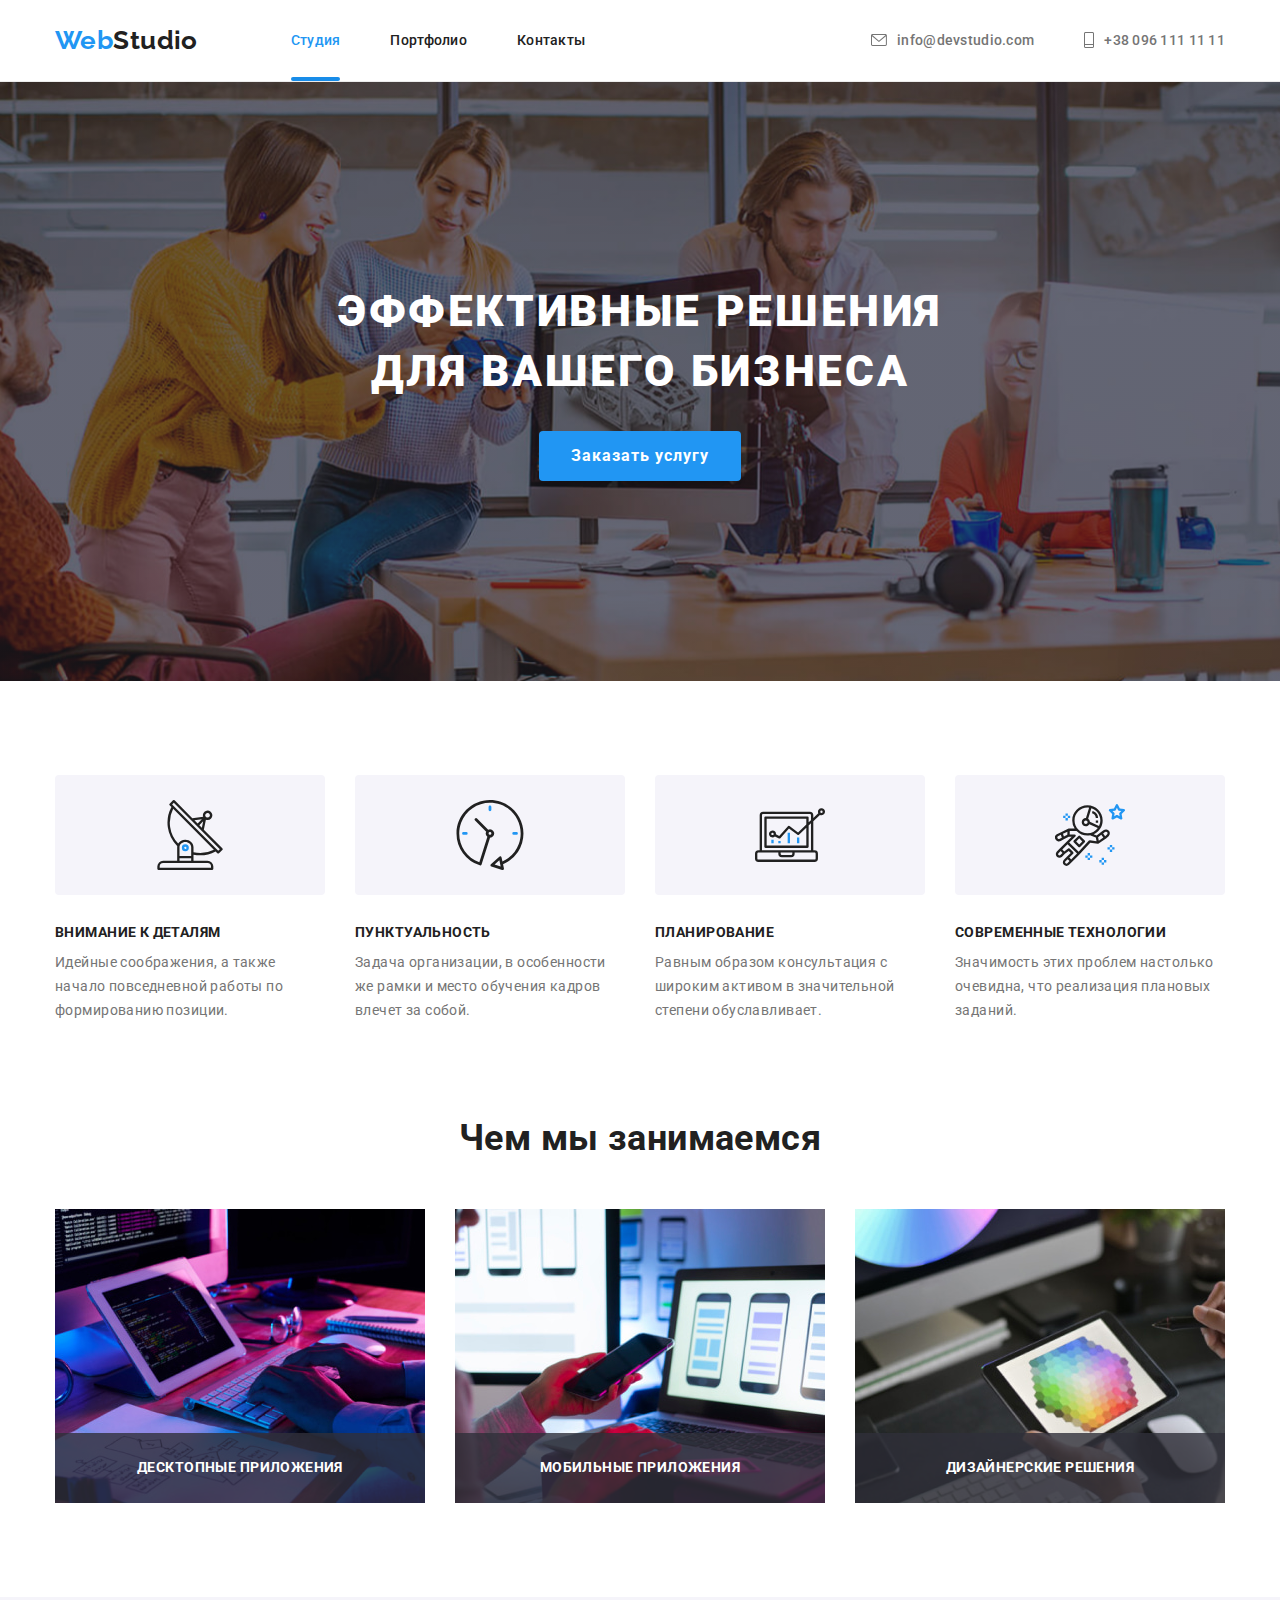
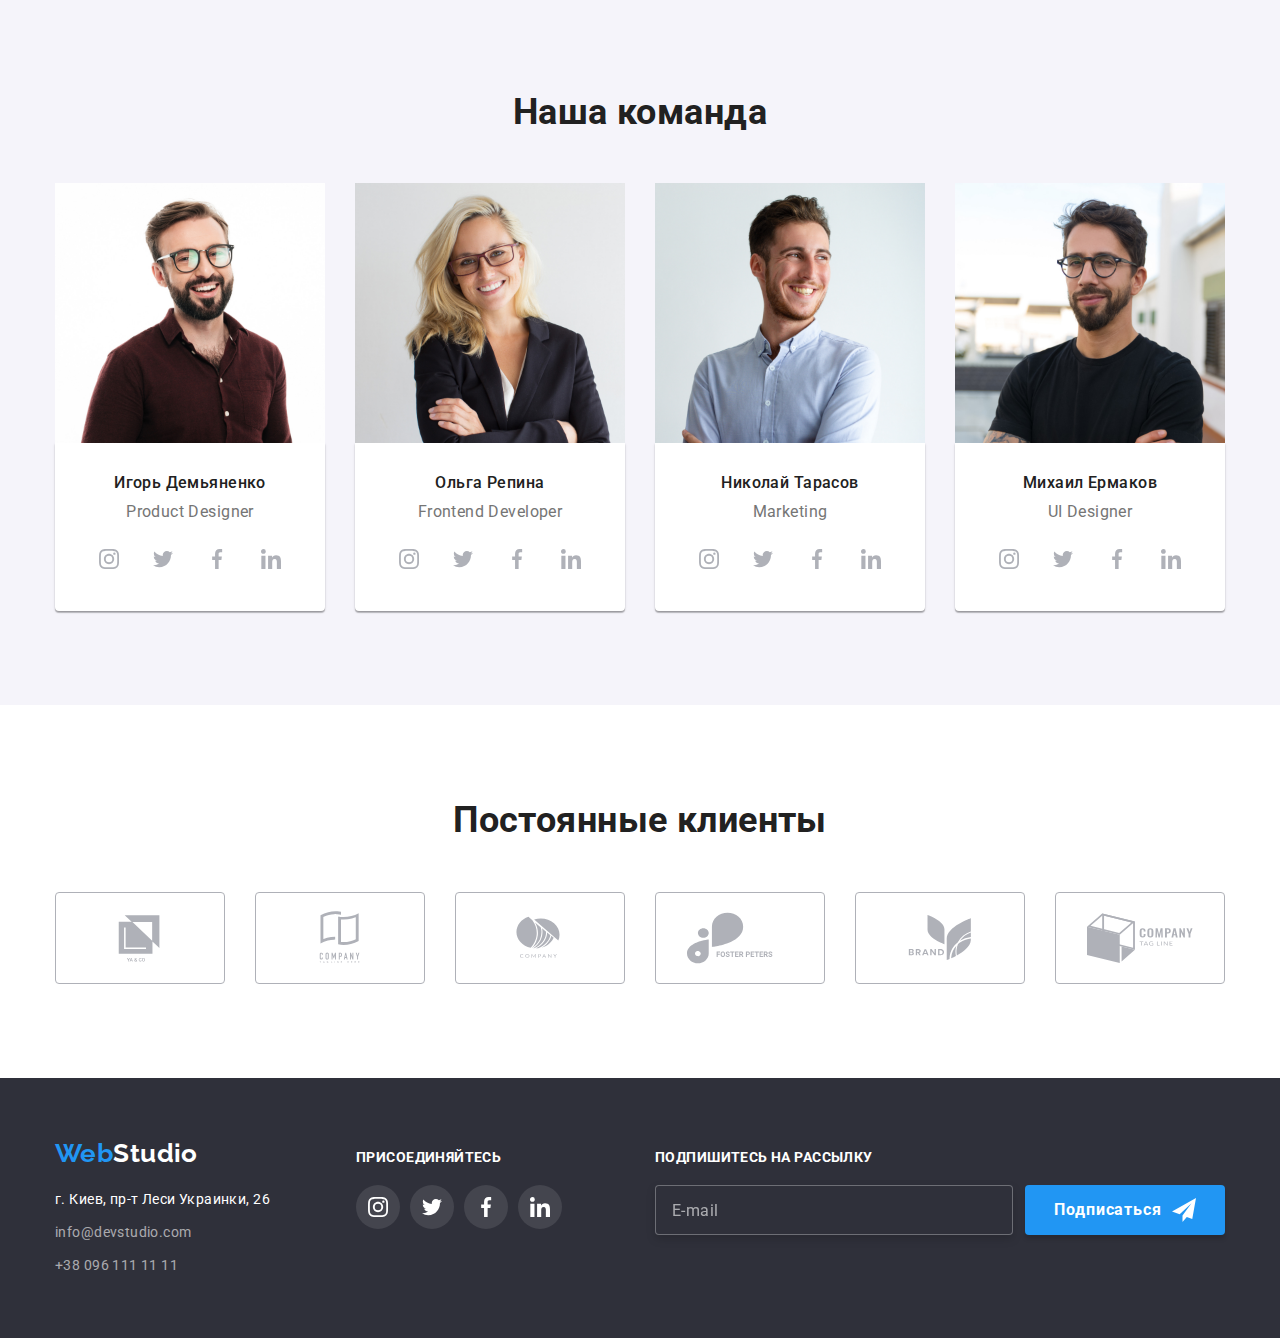
<file: index.html>
<!DOCTYPE html>
<html lang="ru">
  <head>
    <meta charset="UTF-8" />
    <meta http-equiv="X-UA-Compatible" content="IE=edge" />
    <meta name="viewport" content="width=device-width, initial-scale=1.0" />
    <title>Document</title>
    <link rel="preconnect" href="https://fonts.googleapis.com" />
    <link rel="preconnect" href="https://fonts.gstatic.com" crossorigin />
    <link
      rel="stylesheet"
      href="https://cdn.jsdelivr.net/npm/modern-normalize@1.1.0/modern-normalize.min.css"
    />
    <link
      href="https://fonts.googleapis.com/css2?family=Raleway:wght@700&family=Roboto:wght@400;500;700;900&display=swap"
      rel="stylesheet"
    />
    <link rel="stylesheet" href="./css/main.min.css" />
  </head>

  <body>
    <!-- Хедер -->
    <header class="header">
      <div class="container header-container">
        <nav class="header__wrapper">
          <a href="./index.html" class="logo logo__header">
            <span class="logo__accent">Web</span>Studio
          </a>
          <ul class="site-nav list">
            <li class="site-nav__item">
              <a href="./index.html" class="site-nav__link site-nav__link--current">Студия</a>
            </li>
            <li class="site-nav__item">
              <a href="./portfolio.html" class="site-nav__link">Портфолио</a>
            </li>
            <li class="site-nav__item">
              <a href="" class="site-nav__link">Контакты</a>
            </li>
          </ul>
        </nav>
        <ul class="auth-nav list">
          <li class="auth-nav__item">
            <a href="mailto:info@devstudio.com" class="auth-nav__link"
              ><svg class="nav__icon" width="16px" height="12px">
                <use href="./images/symbol-defs.svg#mail"></use></svg
              >info@devstudio.com</a
            >
          </li>
          <li class="auth-nav__item">
            <a href="tel:+380961111111" class="auth-nav__link">
              <svg class="nav__icon" width="10px" height="16px">
                <use href="./images/symbol-defs.svg#fone"></use></svg
              >+38 096 111 11 11</a
            >
          </li>
        </ul>
      </div>
    </header>

    <main>
      <!-- Секция Герой -->
      <section class="hero">
        <div class="container">
          <h1 class="hero-title">Эффективные решения для вашего бизнеса</h1>
          <button data-modal-open type="button" class="button">Заказать услугу</button>
        </div>
      </section>

      <!-- Секция Про нас -->
      <section class="section features-section">
        <div class="container">
          <h2 class="visually-hidden">Почему выбирают нас</h2>
          <ul class="features list">
            <li class="features-item">
              <div class="features-icon">
                <svg width="70px" height="70px">
                  <use href="./images/symbol-defs.svg#antenna"></use>
                </svg>
              </div>

              <h3 class="title">Внимание к деталям</h3>
              <p>
                Идейные соображения, а также начало повседневной работы по формированию позиции.
              </p>
            </li>
            <li class="features-item">
              <div class="features-icon">
                <svg width="70px" height="70px">
                  <use href="./images/symbol-defs.svg#clock"></use>
                </svg>
              </div>

              <h3 class="title">Пунктуальность</h3>
              <p>
                Задача организации, в особенности же рамки и место обучения кадров влечет за собой.
              </p>
            </li>
            <li class="features-item">
              <div class="features-icon">
                <svg width="70px" height="70px">
                  <use href="./images/symbol-defs.svg#diagram"></use>
                </svg>
              </div>

              <h3 class="title">Планирование</h3>
              <p>
                Равным образом консультация с широким активом в значительной степени обуславливает.
              </p>
            </li>
            <li class="features-item">
              <div class="features-icon">
                <svg width="70px" height="70px">
                  <use href="./images/symbol-defs.svg#astronaut"></use>
                </svg>
              </div>

              <h3 class="title">Современные технологии</h3>
              <p>Значимость этих проблем настолько очевидна, что реализация плановых заданий.</p>
            </li>
          </ul>
        </div>
      </section>

      <!-- Секция Чем мы занимаемся -->
      <section class="section">
        <div class="container">
          <h2 class="section-title">Чем мы занимаемся</h2>
          <ul class="work list">
            <li class="work-item">
              <img
                src="./images/work_1.jpg"
                alt="программный код на стационарном компьютере"
                width="370"
                height="294"
              />
              <h3 class="work-title">Десктопные приложения</h3>
            </li>
            <li class="work-item">
              <img
                src="./images/work_2.jpg"
                alt="оформление приложения на ноутбуке и смартфоне"
                width="370"
                height="294"
              />
              <h3 class="work-title">Мобильные приложения</h3>
            </li>
            <li class="work-item">
              <img
                src="./images/work_3.jpg"
                alt="стилизация цвета на планшете"
                width="370"
                height="294"
              />
              <h3 class="work-title">Дизайнерские решения</h3>
            </li>
          </ul>
        </div>
      </section>

      <!-- Секция команда -->
      <section class="section team">
        <div class="container">
          <h2 class="section-title">Наша команда</h2>

          <ul class="employees list">
            <li class="team-item">
              <img
                class="employees-item"
                src="./images/team_card_1.jpg"
                alt="сотрудник компании"
                width="270"
                height="260"
              />
              <div class="bck-card">
                <h3 class="title employees-title">Игорь Демьяненко</h3>
                <p class="employees-text">Product Designer</p>
                <ul class="list social_list">
                  <li class="social_network">
                    <a class="team-icon" href="instagram">
                      <svg width="20" height="20" class="social-icon">
                        <use href="./images/symbol-defs.svg#instagram"></use></svg
                    ></a>
                  </li>
                  <li class="social_network">
                    <a class="team-icon" href="twitter">
                      <svg width="20" height="20" class="social-icon">
                        <use href="./images/symbol-defs.svg#twitter"></use></svg
                    ></a>
                  </li>
                  <li class="social_network">
                    <a class="team-icon" href="facebook">
                      <svg width="20" height="20" class="social-icon">
                        <use href="./images/symbol-defs.svg#facebook"></use></svg
                    ></a>
                  </li>
                  <li class="social_network">
                    <a class="team-icon" href="linkedin">
                      <svg width="20" height="20" class="social-icon">
                        <use href="./images/symbol-defs.svg#linkedin"></use></svg
                    ></a>
                  </li>
                </ul>
              </div>
            </li>
            <li class="team-item">
              <img
                class="employees-item"
                src="./images/team_card_2.jpg"
                alt="сотрудник компании"
                width="270"
                height="260"
              />
              <div class="bck-card">
                <h3 class="title employees-title">Ольга Репина</h3>
                <p class="employees-text">Frontend Developer</p>
                <ul class="list social_list">
                  <li class="social_network">
                    <a class="team-icon" href="instagram">
                      <svg width="20" height="20" class="social-icon">
                        <use href="./images/symbol-defs.svg#instagram"></use></svg
                    ></a>
                  </li>
                  <li class="social_network">
                    <a class="team-icon" href="twitter">
                      <svg width="20" height="20" class="social-icon">
                        <use href="./images/symbol-defs.svg#twitter"></use></svg
                    ></a>
                  </li>
                  <li class="social_network">
                    <a class="team-icon" href="facebook">
                      <svg width="20" height="20" class="social-icon">
                        <use href="./images/symbol-defs.svg#facebook"></use></svg
                    ></a>
                  </li>
                  <li class="social_network">
                    <a class="team-icon" href="linkedin">
                      <svg width="20" height="20" class="social-icon">
                        <use href="./images/symbol-defs.svg#linkedin"></use></svg
                    ></a>
                  </li>
                </ul>
              </div>
            </li>
            <li class="team-item">
              <img
                class="employees-item"
                src="./images/team_card_3.jpg"
                alt="сотрудник компании"
                width="270"
                height="260"
              />
              <div class="bck-card">
                <h3 class="title employees-title">Николай Тарасов</h3>
                <p class="employees-text">Marketing</p>
                <ul class="list social_list">
                  <li class="social_network">
                    <a class="team-icon" href="instagram">
                      <svg width="20" height="20" class="social-icon">
                        <use href="./images/symbol-defs.svg#instagram"></use></svg
                    ></a>
                  </li>
                  <li class="social_network">
                    <a class="team-icon" href="twitter">
                      <svg width="20" height="20" class="social-icon">
                        <use href="./images/symbol-defs.svg#twitter"></use></svg
                    ></a>
                  </li>
                  <li class="social_network">
                    <a class="team-icon" href="facebook">
                      <svg width="20" height="20" class="social-icon">
                        <use href="./images/symbol-defs.svg#facebook"></use></svg
                    ></a>
                  </li>
                  <li class="social_network">
                    <a class="team-icon" href="linkedin">
                      <svg width="20" height="20" class="social-icon">
                        <use href="./images/symbol-defs.svg#linkedin"></use></svg
                    ></a>
                  </li>
                </ul>
              </div>
            </li>
            <li class="team-item">
              <img
                class="employees-item"
                src="./images/team_card_4.jpg"
                alt="сотрудник компании"
                width="270"
                height="260"
              />
              <div class="bck-card">
                <h3 class="title employees-title">Михаил Ермаков</h3>
                <p class="employees-text">UI Designer</p>
                <ul class="list social_list">
                  <li class="social_network">
                    <a class="team-icon" href="instagram">
                      <svg width="20" height="20" class="social-icon">
                        <use href="./images/symbol-defs.svg#instagram"></use></svg
                    ></a>
                  </li>
                  <li class="social_network">
                    <a class="team-icon" href="twitter">
                      <svg width="20" height="20" class="social-icon">
                        <use href="./images/symbol-defs.svg#twitter"></use></svg
                    ></a>
                  </li>
                  <li class="social_network">
                    <a class="team-icon" href="facebook">
                      <svg width="20" height="20" class="social-icon">
                        <use href="./images/symbol-defs.svg#facebook"></use></svg
                    ></a>
                  </li>
                  <li class="social_network">
                    <a class="team-icon" href="linkedin">
                      <svg width="20" height="20" class="social-icon">
                        <use href="./images/symbol-defs.svg#linkedin"></use></svg
                    ></a>
                  </li>
                </ul>
              </div>
            </li>
          </ul>
        </div>
      </section>

      <!-- Секция клиенты  -->
      <section class="section">
        <div class="container">
          <h2 class="section-title">Постоянные клиенты</h2>
          <ul class="clients-list list">
            <li class="clients">
              <a class="clients-page" href="">
                <svg width="106" height="60">
                  <use href="./images/symbol-defs.svg#client_1"></use></svg
              ></a>
            </li>
            <li class="clients">
              <a class="clients-page" href="">
                <svg width="106" height="60">
                  <use href="./images/symbol-defs.svg#client_2"></use></svg
              ></a>
            </li>
            <li class="clients">
              <a class="clients-page" href="">
                <svg width="106" height="60">
                  <use href="./images/symbol-defs.svg#client_3"></use></svg
              ></a>
            </li>
            <li class="clients">
              <a class="clients-page" href="">
                <svg width="106" height="60">
                  <use href="./images/symbol-defs.svg#client_4"></use></svg
              ></a>
            </li>
            <li class="clients">
              <a class="clients-page" href="">
                <svg width="106" height="60">
                  <use href="./images/symbol-defs.svg#client_5"></use></svg
              ></a>
            </li>
            <li class="clients">
              <a class="clients-page" href="">
                <svg width="106" height="60">
                  <use href="./images/symbol-defs.svg#client_6"></use></svg
              ></a>
            </li>
          </ul>
        </div>
      </section>
    </main>

    <!-- Футер -->
    <footer class="footer">
      <div class="container footer-container">
        <div class="contact">
          <a href="./index.html" class="logo logo-footer">
            <span class="logo__accent">Web</span>Studio
          </a>
          <address>
            <ul class="list">
              <li class="footer-list">
                <a
                  target="_blank"
                  rel="noopener noreferrer"
                  href="https://www.google.com/maps/place/%D0%B1%D1%83%D0%BB.+%D0%9B%D0%B5%D1%81%D0%B8+%D0%A3%D0%BA%D1%80%D0%B0%D0%B8%D0%BD%D0%BA%D0%B8,+26,+%D0%9A%D0%B8%D0%B5%D0%B2,+02000/@50.4265807,30.5361971,17z/data=!3m1!4b1!4m5!3m4!1s0x40d4cf0e033ecbe9:0x57a4dffefec77da0!8m2!3d50.4265807!4d30.5383858"
                  class="map"
                  >г. Киев, пр-т Леси Украинки, 26</a
                >
              </li>
              <li class="footer-list">
                <a href="mailto:info@devstudio.com" class="auth">info@devstudio.com</a>
              </li>
              <li class="footer-list">
                <a href="tel:+380961111111" class="auth">+38 096 111 11 11</a>
              </li>
            </ul>
          </address>
        </div>

        <div class="join-social">
          <p class="join">присоединяйтесь</p>
          <ul class="list social_list">
            <li class="social_network">
              <a class="footer-icon" href=""
                ><svg width="20" height="20" class="social-icon">
                  <use href="./images/symbol-defs.svg#instagram"></use></svg
              ></a>
            </li>
            <li class="social_network">
              <a class="footer-icon" href=""
                ><svg width="20" height="20" class="social-icon">
                  <use href="./images/symbol-defs.svg#twitter"></use></svg
              ></a>
            </li>
            <li class="social_network">
              <a class="footer-icon" href=""
                ><svg width="20" height="20" class="social-icon">
                  <use href="./images/symbol-defs.svg#facebook"></use></svg
              ></a>
            </li>
            <li class="social_network">
              <a class="footer-icon" href=""
                ><svg width="20" height="20" class="social-icon">
                  <use href="./images/symbol-defs.svg#linkedin"></use></svg
              ></a>
            </li>
          </ul>
        </div>
        <div>
          <p class="subscribe">Подпишитесь на рассылку</p>
          <form class="subscribe-form">
            <input class="mail-form" type="email" name="email" placeholder="E-mail" />
            <button class="footer-button" type="submit">
              Подписаться
              <svg width="24" height="24">
                <use href="./images/symbol-defs.svg#icon-send"></use>
              </svg>
            </button>
          </form>
        </div>
      </div>
    </footer>

    <!-- Модальное окно -->
    <div class="backdrop is-hidden" data-modal>
      <div class="modal">
        <button data-modal-close class="close">
          <svg width="30" height="30" class="close-svg">
            <use href="./images/symbol-defs.svg#close"></use>
          </svg>
        </button>
        <p>Оставьте свои данные, мы вам перезвоним</p>
        <form class="modal-form">
          <label for="name" class="modal-lable">Имя</label>
          <div class="for-icon">
            <input class="form-input" type="text" name="username" id="name" autofocus />
            <svg width="18" height="18" class="form-svg">
              <use href="./images/symbol-defs.svg#person-black"></use>
            </svg>
          </div>
          <label for="tell" class="modal-lable">Телефон</label>
          <div class="for-icon">
            <input class="form-input" type="tel" name="phone_number" id="tell" />
            <svg width="18" height="18" class="form-svg">
              <use href="./images/symbol-defs.svg#phone-black"></use>
            </svg>
          </div>
          <label for="mail" class="modal-lable">Почта</label>
          <div class="for-icon">
            <input class="form-input" type="email" name="email" id="mail" />
            <svg width="18" height="18" class="form-svg">
              <use href="./images/symbol-defs.svg#email-black"></use>
            </svg>
          </div>
          <label for="comment" class="modal-lable">Комментарий</label>
          <textarea
            class="comment-input"
            name="comment"
            id="comment"
            cols="30"
            rows="10"
            placeholder="Введите текст"
          ></textarea>
          <label class="checkbox-label">
            <input class="checkbox" type="checkbox" name="conditions" />
            <span class="custom"
              ><svg class="custom-icon" width="16" height="15">
                <use href="./images/symbol-defs.svg#icon-check"></use></svg
            ></span>
            <span class="condition-text">Соглашаюсь с рассылкой и принимаю</span
            ><a class="conditions-link" href=""><span>Условия договора</span></a>
          </label>
          <button class="modal-button" type="submit">Отправить</button>
        </form>
      </div>
    </div>
    <script src="./js/modal.js"></script>
  </body>
</html>
</file>
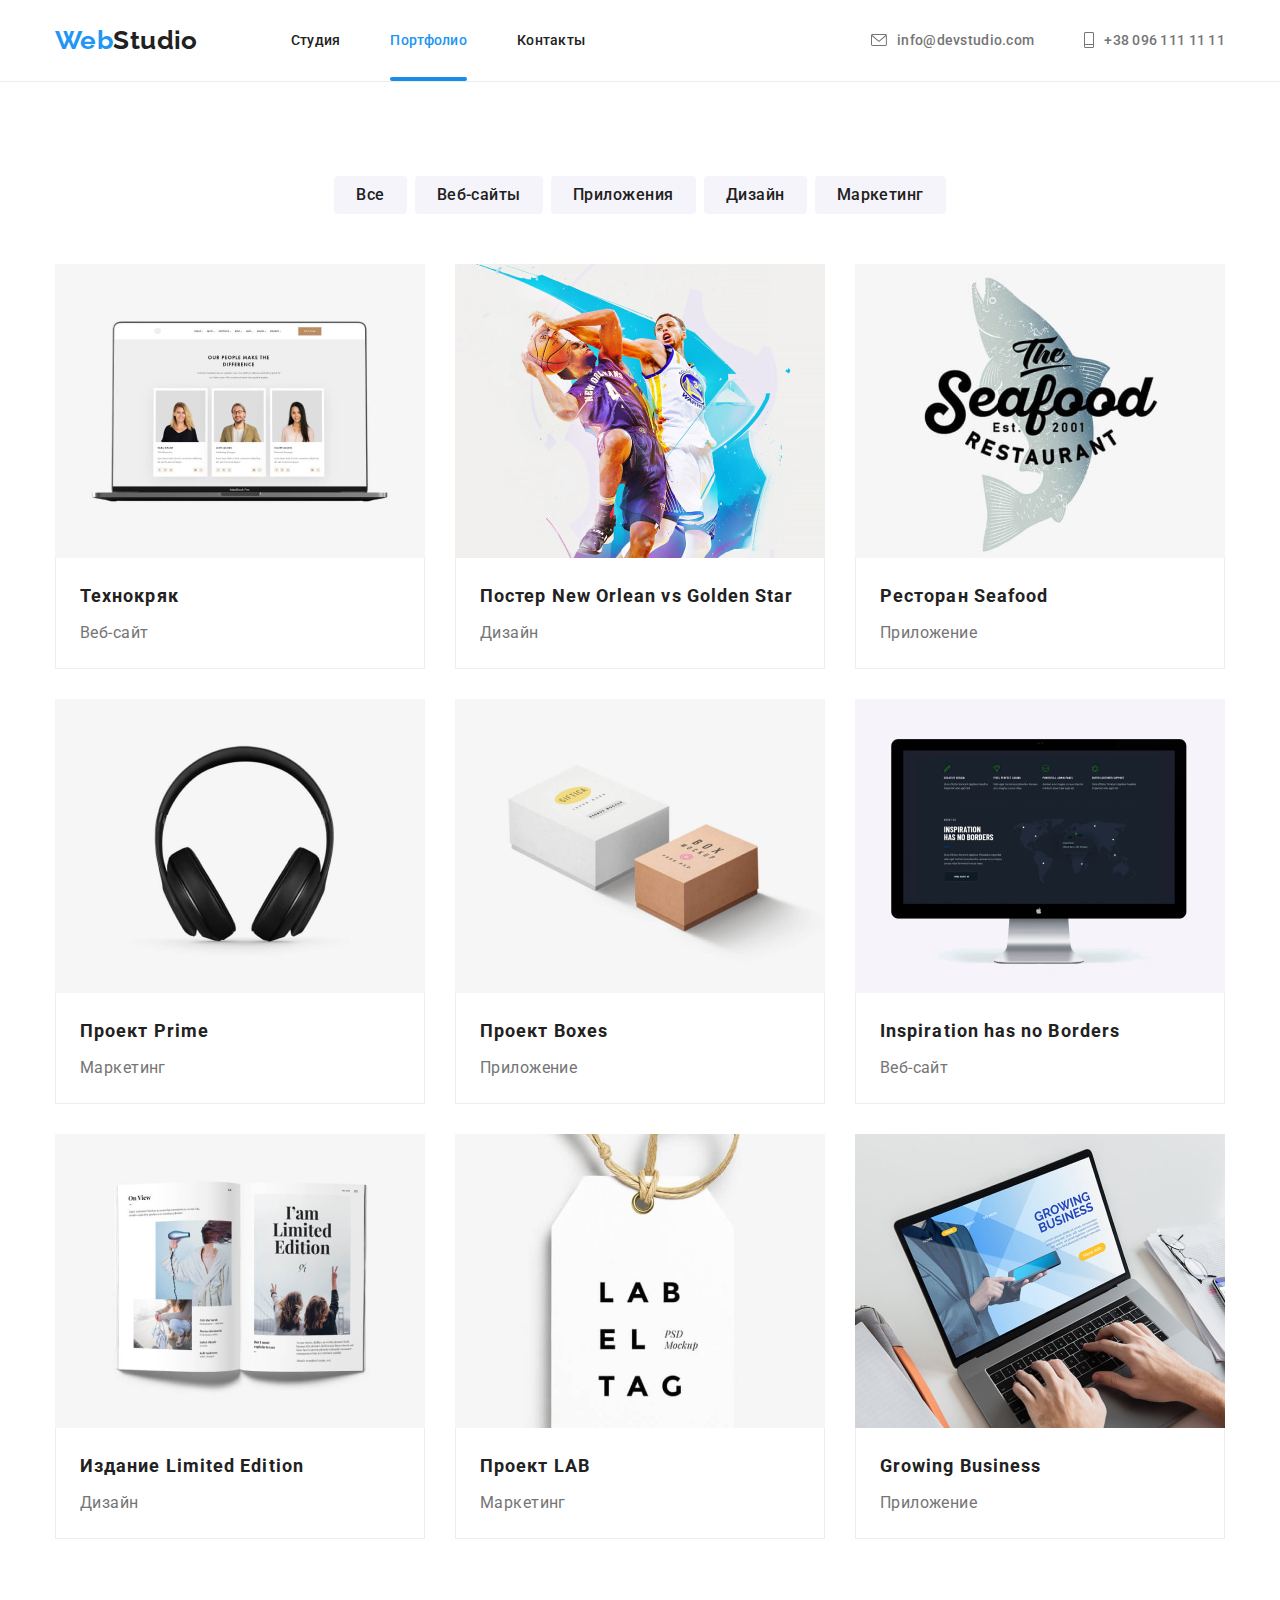
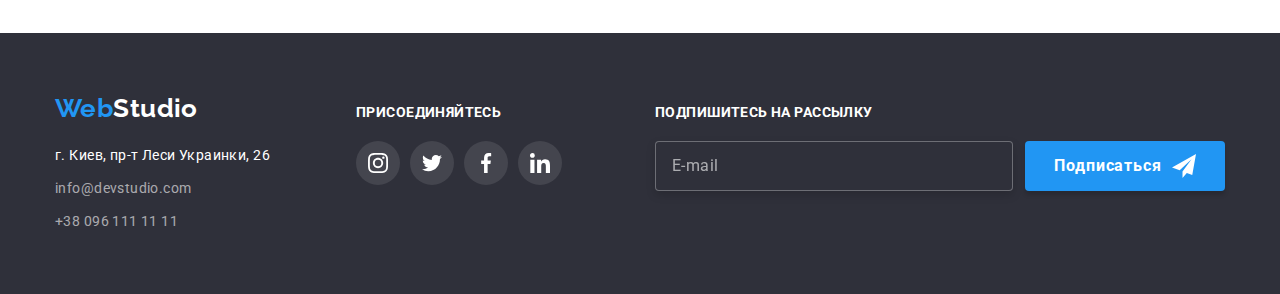
<file: portfolio.html>
<!DOCTYPE html>
<html lang="ru">
  <head>
    <meta charset="UTF-8" />
    <meta http-equiv="X-UA-Compatible" content="IE=edge" />
    <meta name="viewport" content="width=device-width, initial-scale=1.0" />
    <title>Document</title>
    <link rel="preconnect" href="https://fonts.googleapis.com" />
    <link rel="preconnect" href="https://fonts.gstatic.com" crossorigin />
    <link
      rel="stylesheet"
      href="https://cdn.jsdelivr.net/npm/modern-normalize@1.1.0/modern-normalize.min.css"
    />
    <link
      href="https://fonts.googleapis.com/css2?family=Raleway:wght@700&family=Roboto:wght@400;500;700;900&display=swap"
      rel="stylesheet"
    />
    <link rel="stylesheet" href="./css/main.min.css" />
  </head>
  <body>
    <!-- Хедер -->
    <header class="header">
      <div class="container header-container">
        <nav class="header__wrapper">
          <a href="./index.html" class="logo logo__header">
            <span class="logo__accent">Web</span>Studio
          </a>
          <ul class="site-nav list">
            <li class="site-nav__item">
              <a href="./index.html" class="site-nav__link">Студия</a>
            </li>
            <li class="site-nav__item">
              <a href="./portfolio.html" class="site-nav__link site-nav__link--current"
                >Портфолио</a
              >
            </li>
            <li class="site-nav__item">
              <a href="" class="site-nav__link">Контакты</a>
            </li>
          </ul>
        </nav>
        <ul class="auth-nav list">
          <li class="auth-nav__item">
            <a href="mailto:info@devstudio.com" class="auth-nav__link"
              ><svg class="nav__icon" width="16px" height="12px">
                <use href="./images/symbol-defs.svg#mail"></use></svg
              >info@devstudio.com</a
            >
          </li>
          <li class="auth-nav__item">
            <a href="tel:+380961111111" class="auth-nav__link">
              <svg class="nav__icon" width="10px" height="16px">
                <use href="./images/symbol-defs.svg#fone"></use></svg
              >+38 096 111 11 11</a
            >
          </li>
        </ul>
      </div>
    </header>

    <main>
      <!-- Портфолио -->
      <section class="section portfolio">
        <div class="container">
          <h1 class="visually-hidden">Портфолио</h1>
          <ul class="portfolio-button list">
            <li class="button-item">
              <button type="button" class="button">Все</button>
            </li>
            <li class="button-item">
              <button type="button" class="button">Веб-сайты</button>
            </li>
            <li class="button-item">
              <button type="button" class="button">Приложения</button>
            </li>
            <li class="button-item">
              <button type="button" class="button">Дизайн</button>
            </li>
            <li class="button-item">
              <button type="button" class="button">Маркетинг</button>
            </li>
          </ul>
          <ul class="portfolio-project list">
            <li class="portfolio-item">
              <a href="" class="portfolio-link">
                <div class="card-thumb">
                  <img
                    class="img-portfolio"
                    src="./images/portfolioimg/portfolio-1.jpg"
                    alt="сайт на ноутбуке"
                    width="370"
                    height="294"
                  />
                  <p class="services">
                    Ресурс предлагает комплексные предложения с разным уровнем функционала и
                    сервисов. Все это позволит посетителю получить исчерпывающие сведения о компании
                    или частном лице.
                  </p>
                </div>
                <div class="portfolio-text">
                  <h3 class="title portfolio-title">Технокряк</h3>
                  <p class="text">Веб-сайт</p>
                </div></a
              >
            </li>
            <li class="portfolio-item">
              <a href="" class="portfolio-link">
                <div class="card-thumb">
                  <img
                    class="img-portfolio"
                    src="./images/portfolioimg/portfolio-2.jpg"
                    alt="два баскетболиста"
                    width="370"
                    height="294"
                  />
                  <p class="services">
                    Ресурс предлагает комплексные предложения с разным уровнем функционала и
                    сервисов. Все это позволит посетителю получить исчерпывающие сведения о компании
                    или частном лице.
                  </p>
                </div>

                <div class="portfolio-text">
                  <h3 class="title portfolio-title">Постер New Orlean vs Golden Star</h3>
                  <p class="text">Дизайн</p>
                </div></a
              >
            </li>
            <li class="portfolio-item">
              <a href="" class="portfolio-link">
                <div class="card-thumb">
                  <img
                    class="img-portfolio"
                    src="./images/portfolioimg/portfolio-3.jpg"
                    alt="лого ресторана"
                    width="370"
                    height="294"
                  />
                  <p class="services">
                    Ресурс предлагает комплексные предложения с разным уровнем функционала и
                    сервисов. Все это позволит посетителю получить исчерпывающие сведения о компании
                    или частном лице.
                  </p>
                </div>

                <div class="portfolio-text">
                  <h3 class="title portfolio-title">Ресторан Seafood</h3>
                  <p class="text">Приложение</p>
                </div></a
              >
            </li>
            <li class="portfolio-item">
              <a href="" class="portfolio-link">
                <div class="card-thumb">
                  <img
                    class="img-portfolio"
                    src="./images/portfolioimg/portfolio-4.jpg"
                    alt="наушники"
                    width="370"
                    height="294"
                  />
                  <p class="services">
                    Ресурс предлагает комплексные предложения с разным уровнем функционала и
                    сервисов. Все это позволит посетителю получить исчерпывающие сведения о компании
                    или частном лице.
                  </p>
                </div>

                <div class="portfolio-text">
                  <h3 class="title portfolio-title">Проект Prime</h3>
                  <p class="text">Маркетинг</p>
                </div></a
              >
            </li>
            <li class="portfolio-item">
              <a href="" class="portfolio-link">
                <div class="card-thumb">
                  <img
                    class="img-portfolio"
                    src="./images/portfolioimg/portfolio-5.jpg"
                    alt="две коробки"
                    width="370"
                    height="294"
                  />
                  <p class="services">
                    Ресурс предлагает комплексные предложения с разным уровнем функционала и
                    сервисов. Все это позволит посетителю получить исчерпывающие сведения о компании
                    или частном лице.
                  </p>
                </div>

                <div class="portfolio-text">
                  <h3 class="title portfolio-title">Проект Boxes</h3>
                  <p class="text">Приложение</p>
                </div></a
              >
            </li>
            <li class="portfolio-item">
              <a href="" class="portfolio-link">
                <div class="card-thumb">
                  <img
                    class="img-portfolio"
                    src="./images/portfolioimg/portfolio-6.jpg"
                    alt="сайт на компьютера"
                    width="370"
                    height="294"
                  />
                  <p class="services">
                    Ресурс предлагает комплексные предложения с разным уровнем функционала и
                    сервисов. Все это позволит посетителю получить исчерпывающие сведения о компании
                    или частном лице.
                  </p>
                </div>

                <div class="portfolio-text">
                  <h3 class="title portfolio-title">Inspiration has no Borders</h3>
                  <p class="text">Веб-сайт</p>
                </div></a
              >
            </li>
            <li class="portfolio-item">
              <a href="" class="portfolio-link">
                <div class="card-thumb">
                  <img
                    class="img-portfolio"
                    src="./images/portfolioimg/portfolio-7.jpg"
                    alt="журнал"
                    width="370"
                    height="294"
                  />
                  <p class="services">
                    Ресурс предлагает комплексные предложения с разным уровнем функционала и
                    сервисов. Все это позволит посетителю получить исчерпывающие сведения о компании
                    или частном лице.
                  </p>
                </div>

                <div class="portfolio-text">
                  <h3 class="title portfolio-title">Издание Limited Edition</h3>
                  <p class="text">Дизайн</p>
                </div></a
              >
            </li>
            <li class="portfolio-item">
              <a href="" class="portfolio-link">
                <div class="card-thumb">
                  <img
                    class="img-portfolio"
                    src="./images/portfolioimg/portfolio-8.jpg"
                    alt="лейба"
                    width="370"
                    height="294"
                  />
                  <p class="services">
                    Ресурс предлагает комплексные предложения с разным уровнем функционала и
                    сервисов. Все это позволит посетителю получить исчерпывающие сведения о компании
                    или частном лице.
                  </p>
                </div>

                <div class="portfolio-text">
                  <h3 class="title portfolio-title">Проект LAB</h3>
                  <p class="text">Маркетинг</p>
                </div></a
              >
            </li>
            <li class="portfolio-item">
              <a href="" class="portfolio-link">
                <div class="card-thumb">
                  <img
                    class="img-portfolio"
                    src="./images/portfolioimg/portfolio-9.jpg"
                    alt="приложение на ноутбуке"
                    width="370"
                    height="294"
                  />
                  <p class="services">
                    Ресурс предлагает комплексные предложения с разным уровнем функционала и
                    сервисов. Все это позволит посетителю получить исчерпывающие сведения о компании
                    или частном лице.
                  </p>
                </div>

                <div class="portfolio-text">
                  <h3 class="title portfolio-title">Growing Business</h3>
                  <p class="text">Приложение</p>
                </div></a
              >
            </li>
          </ul>
        </div>
      </section>
    </main>

    <!-- Футер -->
    <footer class="footer">
      <div class="container footer-container">
        <div class="contact">
          <a href="./index.html" class="logo logo-footer">
            <span class="logo__accent">Web</span>Studio
          </a>
          <address>
            <ul class="list">
              <li class="footer-list">
                <a
                  target="_blank"
                  rel="noopener noreferrer"
                  href="https://www.google.com/maps/place/%D0%B1%D1%83%D0%BB.+%D0%9B%D0%B5%D1%81%D0%B8+%D0%A3%D0%BA%D1%80%D0%B0%D0%B8%D0%BD%D0%BA%D0%B8,+26,+%D0%9A%D0%B8%D0%B5%D0%B2,+02000/@50.4265807,30.5361971,17z/data=!3m1!4b1!4m5!3m4!1s0x40d4cf0e033ecbe9:0x57a4dffefec77da0!8m2!3d50.4265807!4d30.5383858"
                  class="map"
                  >г. Киев, пр-т Леси Украинки, 26</a
                >
              </li>
              <li class="footer-list">
                <a href="mailto:info@devstudio.com" class="auth">info@devstudio.com</a>
              </li>
              <li class="footer-list">
                <a href="tel:+380961111111" class="auth">+38 096 111 11 11</a>
              </li>
            </ul>
          </address>
        </div>

        <div class="join-social">
          <p class="join">присоединяйтесь</p>
          <ul class="list social_list">
            <li class="social_network">
              <a class="footer-icon" href=""
                ><svg width="20" height="20" class="social-icon">
                  <use href="./images/symbol-defs.svg#instagram"></use></svg
              ></a>
            </li>
            <li class="social_network">
              <a class="footer-icon" href=""
                ><svg width="20" height="20" class="social-icon">
                  <use href="./images/symbol-defs.svg#twitter"></use></svg
              ></a>
            </li>
            <li class="social_network">
              <a class="footer-icon" href=""
                ><svg width="20" height="20" class="social-icon">
                  <use href="./images/symbol-defs.svg#facebook"></use></svg
              ></a>
            </li>
            <li class="social_network">
              <a class="footer-icon" href=""
                ><svg width="20" height="20" class="social-icon">
                  <use href="./images/symbol-defs.svg#linkedin"></use></svg
              ></a>
            </li>
          </ul>
        </div>
        <div>
          <p class="subscribe">Подпишитесь на рассылку</p>
          <form class="subscribe-form">
            <input class="mail-form" type="email" name="email" placeholder="E-mail" />
            <button class="footer-button" type="submit">
              Подписаться
              <svg width="24" height="24">
                <use href="./images/symbol-defs.svg#icon-send"></use>
              </svg>
            </button>
          </form>
        </div>
      </div>
    </footer>
  </body>
</html>
</file>
<file: css/main.min.css>
:root{--main-font: 'Roboto', sans-serif;--secondary-font: 'Raleway', sans-serif;--primary-text-color: #757575;--title-text-color: #212121;--accent-color: #2196f3;--white-color: #ffffff;--primary-bg-color: #ffffff;--secondary-bg-color: #2f303a;--button-bg-color: #f5f4fa;--social-icon: #afb1b8;--animation: 250ms cubic-bezier(0.4, 0, 0.2, 1)}.visually-hidden{position:absolute;white-space:nowrap;width:1px;height:1px;overflow:hidden;border:0;padding:0;clip:rect(0 0 0 0);clip-path:inset(50%);margin:-1px}.list{padding-left:0;margin-top:0;margin-bottom:0;list-style:none}h1,h2,h3,h4,h5,h5,p,ul{margin-bottom:0;margin-top:0}body{background-color:var(--primary-bg-color);color:var(--primary-text-color);font-family:var(--main-font);letter-spacing:0.03em;font-size:14px;line-height:1.71}img{display:block}.section{padding-bottom:94px;padding-top:94px}.title{margin-bottom:10px}.section-title{margin-bottom:50px;color:var(--title-text-color);font-weight:700;font-size:36px;line-height:1.17;text-align:center}.container{margin-left:auto;margin-right:auto;width:1200px;padding-left:15px;padding-right:15px}.header{border-bottom:1px solid #ececec}.header-container{display:flex;align-items:center}.header__wrapper{display:flex;align-items:center}.logo{color:var(--title-text-color);font-family:var(--secondary-font);font-weight:700;font-size:26px;line-height:1.19;text-decoration:none}.logo__header{margin-right:93px}.logo__accent{color:var(--accent-color)}.site-nav{display:flex}.site-nav__link{display:flex;align-items:center}.site-nav__item:not(:last-child){margin-right:50px}.site-nav__link{display:block;padding-top:32px;padding-bottom:32px;color:var(--title-text-color);font-weight:500;font-size:14px;line-height:1.2;letter-spacing:0.02em;text-decoration:none;transition:color var(--animation)}.site-nav__link:hover,.site-nav__link:focus{color:var(--accent-color)}.site-nav__link--current{position:relative;display:block;padding-top:32px;padding-bottom:32px;color:var(--accent-color);font-weight:500;font-size:14px;line-height:1.2;letter-spacing:0.02em;text-decoration:none}.site-nav__link--current::after{content:'';display:block;width:100%;height:4px;border-radius:2px;background-color:#188ce8;position:absolute;bottom:0}.auth-nav{display:flex;margin-left:auto}.auth-nav__link{display:flex;align-items:center}.auth-nav__item:not(:last-child){margin-right:50px}.nav__icon{margin-right:10px;fill:#757575;fill:currentColor}.auth-nav__link{color:#757575;font-weight:500;font-size:14px;line-height:1.2;letter-spacing:0.02em;text-decoration:none;transition:color var(--animation)}.auth-nav__link:hover,.auth-nav__link:focus{color:var(--accent-color)}.hero{display:flex;background-color:var(--secondary-bg-color);text-align:center;padding-top:200px;padding-bottom:200px;max-width:1600px;margin-left:auto;margin-right:auto;background-image:linear-gradient(rgba(47,48,58,0.4), rgba(47,48,58,0.4)),url(..//images/Hero/hero.jpg);background-repeat:no-repeat;background-position:center;background-size:1600px 600px}.hero .button{display:inline-block;border-radius:4px;padding:10px 32px;box-shadow:0px 4px 4px rgba(0,0,0,0.15);min-width:200px;border:none;background-color:var(--accent-color);color:var(--white-color);cursor:pointer;font-weight:700;font-size:16px;line-height:1.87;letter-spacing:0.06em;text-align:center;transition:background-color var(--animation)}.hero .button:hover,.hero .button:focus{background-color:#188ce8}.hero-title{width:696px;margin:0px auto;margin-bottom:30px;color:var(--white-color);font-weight:900;font-size:44px;line-height:1.36;text-align:center;letter-spacing:0.06em;text-transform:uppercase}.features-icon{display:flex;width:270px;height:120px;background:#f5f4fa;border-radius:4px;margin-bottom:30px;justify-content:center;align-items:center}.features-section{padding-bottom:0px}.features{display:flex}.features .title{color:var(--title-text-color);font-weight:700;font-size:14px;line-height:1.14;text-transform:uppercase}.features-item{width:calc((100% -90px) / 4);margin-right:30px}.features-item:last-child{margin-right:0px}.work{display:flex}.work-item{position:relative;width:calc((100% - 60px) / 3);margin-right:30px}.work-item:last-child{margin-right:0px}.work-title{position:absolute;bottom:0px;width:100%;height:70px;background:rgba(47,48,58,0.8);font-size:14px;line-height:1.14;text-align:center;letter-spacing:0.03em;text-transform:uppercase;padding:27px;color:var(--white-color)}.team{background-color:#f5f4fa}.employees{display:flex;text-align:center}.team-item{width:calc((100% - 90px) / 4);margin-right:30px}.team-item:last-child{margin-right:0px}.employees-item{display:block}.bck-card{background-color:var(--white-color);border-radius:0px 0px 4px 4px;padding-bottom:30px;padding-top:30px;box-shadow:0px 1px 3px rgba(0,0,0,0.12),0px 1px 1px rgba(0,0,0,0.14),0px 2px 1px rgba(0,0,0,0.2)}.employees-title{color:var(--title-text-color);font-weight:500;font-size:16px;line-height:1.19;text-align:center}.employees-text{font-size:16px;line-height:1.19;text-align:center;margin-bottom:16px}.social_list{display:flex;justify-content:center}.social_network:not(:last-child){margin-right:10px}.team-icon{fill:var(--social-icon);display:flex;align-items:center;justify-content:center;width:44px;height:44px;border-radius:50%;transition:fill var(--animation),background-color var(--animation)}.team-icon:focus,.team-icon:hover{fill:var(--white-color);background-color:var(--accent-color)}.clients-list{display:flex}.clients:not(:last-child){margin-right:30px}.clients-page{fill:var(--social-icon);display:flex;align-items:center;justify-content:center;width:170px;height:92px;border:1px solid var(--social-icon);border-radius:4px;transition:border var(--animation),fill var(--animation)}.clients-page:hover,.clients-page:focus{border:1px solid var(--accent-color);fill:var(--accent-color)}footer{background-color:var(--secondary-bg-color)}.footer-container{display:flex;align-items:baseline}.contact{margin-right:70px;width:231px}.footer{padding-top:60px;padding-bottom:60px}.footer .map{color:var(--white-color);font-style:normal;text-decoration:none}.footer .auth{color:rgba(255,255,255,0.6);font-style:normal;text-decoration:none}.logo-footer{display:inline-block;margin-bottom:20px;color:var(--white-color)}.footer-list:not(:last-child){margin-bottom:9px}.join-social{margin-right:93px}.join{font-weight:700;font-size:14px;line-height:1.14;letter-spacing:0.03em;text-transform:uppercase;color:var(--white-color);margin-bottom:20px}.footer-icon{fill:var(--white-color);display:flex;align-items:center;justify-content:center;width:44px;height:44px;border-radius:50%;background-color:rgba(255,255,255,0.1);transition:background-color var(--animation)}.footer-icon:hover,.footer-icon:focus{background-color:var(--accent-color)}.subscribe{font-weight:700;font-size:14px;line-height:1.14;letter-spacing:0.03em;text-transform:uppercase;color:var(--white-color);margin-bottom:20px}.subscribe-form{display:flex;justify-content:center}.mail-form{width:358px;height:50px;padding-left:16px;margin-right:12px;background:#2F303A;border:1px solid rgba(255,255,255,0.3);border-radius:4px;filter:drop-shadow(0px 4px 4px rgba(0,0,0,0.15));outline:none;color:var(--white-color);font-size:16px;line-height:1.25;letter-spacing:0.03em}.mail-form::placeholder{font-size:16px;line-height:1.25;letter-spacing:0.03em;color:rgba(255,255,255,0.6)}.footer-button{display:flex;align-items:center;justify-content:center;width:200px;height:50px;font-weight:700;font-size:16px;line-height:1.88;letter-spacing:0.06em;color:var(--white-color);background-color:var(--accent-color);border:none;border-radius:4px;box-shadow:0px 4px 4px rgba(0,0,0,0.15)}.footer-button svg{margin-left:10px}.portfolio-button{display:flex;justify-content:center}.portfolio-button .button{border:none;padding:6px 22px;background-color:var(--button-bg-color);color:var(--title-text-color);cursor:pointer;font-weight:500;font-size:16px;line-height:1.62;border-radius:4px;letter-spacing:0.03em;transition:color var(--animation),background-color var(--animation),box-shadow var(--animation)}.portfolio-button .button:hover,.portfolio-button .button:focus{background-color:var(--accent-color);color:var(--white-color);box-shadow:0px 3px 1px rgba(0,0,0,0.1),0px 1px 2px rgba(0,0,0,0.08),0px 2px 2px rgba(0,0,0,0.12)}.portfolio-button.list{margin-bottom:50px}.button-item:not(:last-child){margin-right:8px}.portfolio-project{display:flex;flex-wrap:wrap}.portfolio-project .title{color:var(--title-text-color);font-weight:700;font-size:18px;line-height:2;letter-spacing:0.06em}.portfolio-project .text{color:var(--primary-text-color);font-style:normal;font-size:16px;line-height:1.88}.portfolio-item{width:calc((100% - 60px) / 3);margin-right:30px;margin-bottom:30px}.portfolio-item:nth-child(3n){margin-right:0px}.portfolio-item:nth-last-child(-n+3){margin-bottom:0px}.card-thumb{position:relative;overflow:hidden}.services{position:absolute;width:100%;height:100%;font-size:18px;line-height:1.56;letter-spacing:0.03em;padding:63px 24px;color:var(--white-color);background-color:rgba(33,150,243,0.9);transition:transform var(--animation)}.portfolio-title{margin-bottom:4px}.portfolio-text{border:1px solid #eeeeee;border-top:none;padding-top:20px;padding-bottom:20px;padding-left:24px;padding-right:24px}.portfolio-link{text-decoration:none;display:block;transition:box-shadow var(--animation)}.portfolio-link:hover .services,.portfolio-link:focus .services{transform:translateY(-100%)}.portfolio-link:hover,.portfolio-link:focus{box-shadow:0px 1px 1px rgba(0,0,0,0.12),0px 4px 4px rgba(0,0,0,0.06),1px 4px 6px rgba(0,0,0,0.16)}.backdrop{position:fixed;top:0;left:0;height:100%;width:100%;background:rgba(0,0,0,0.2);transition:transform var(--animation),opacity var(--animation)}.backdrop.is-hidden{opacity:0;pointer-events:none;transform:scale(0.8)}.modal{padding:40px;width:528px;height:581px;background-color:var(--white-color);box-shadow:0px 1px 3px rgba(0,0,0,0.12),0px 1px 1px rgba(0,0,0,0.14),0px 2px 1px rgba(0,0,0,0.2);border-radius:4px;position:absolute;top:50%;left:50%;transform:translate(-50%, -50%)}.modal p{font-weight:700;font-size:20px;line-height:1.15;text-align:center;letter-spacing:0.03em;color:var(--title-text-color);margin-bottom:12px}.close{display:flex;position:absolute;right:8px;top:8px;align-items:center;justify-content:center;color:#000000;background-color:var(--white-color);border:1px solid rgba(0,0,0,0.1);box-sizing:border-box;border-radius:50%;padding:0;transition:border var(--animation),fill var(--animation)}.close:hover,.close:focus{fill:var(--accent-color)}.modal-lable{display:block;font-size:12px;line-height:1.17;letter-spacing:0.01em;margin-bottom:4px}.form-input{border:1px solid rgba(33,33,33,0.2);border-radius:4px;width:100%;height:40px;padding-left:42px;outline:none;transition:border var(--animation)}.form-input:hover,.form-input:focus{border:1px solid var(--accent-color)}.form-input:focus+.form-svg,.form-input:hover+.form-svg,.form-input:focus-visible+.form-svg{fill:var(--accent-color)}.comment-input{padding:12px 16px;border:1px solid rgba(33,33,33,0.2);border-radius:4px;width:100%;height:40px;min-height:120px;outline:none;transition:border var(--animation)}.comment-input:hover,.comment-input:focus{border:1px solid var(--accent-color)}.comment-input::placeholder{font-size:12px;line-height:1.17;letter-spacing:0.01em;color:rgba(117,117,117,0.5)}textarea{resize:none}.conditions-link{color:var(--accent-color);font-size:14px;line-height:1.71;letter-spacing:0.03em;margin-left:3px}.modal-button{display:block;width:200px;height:50px;background:#188CE8;box-shadow:0px 4px 4px rgba(0,0,0,0.15);border-radius:4px;border:none;color:var(--button-bg-color);margin-left:auto;margin-right:auto}.form-svg{pointer-events:none;position:absolute;left:12px;top:11px;transition:fill var(--animation)}.for-icon{position:relative;margin-bottom:10px}.checkbox{position:absolute;white-space:nowrap;width:1px;height:1px;overflow:hidden;border:0;padding:0;clip:rect(0 0 0 0);clip-path:inset(50%);margin:-1px}.checkbox:checked ~ .custom{border-color:transparent;background-color:var(--accent-color)}.custom{position:relative;background-origin:border-box;background-size:contain;content:'';display:inline-block;width:16px;height:15px;margin-right:8px;border-radius:2px;border:2px solid var(--title-text-color)}.checkbox-label{display:flex;align-items:center;justify-content:center;margin-bottom:30px}.custom-icon{position:absolute;top:-2px;left:-2px}
/*# sourceMappingURL=main.min.css.map */
</file>
